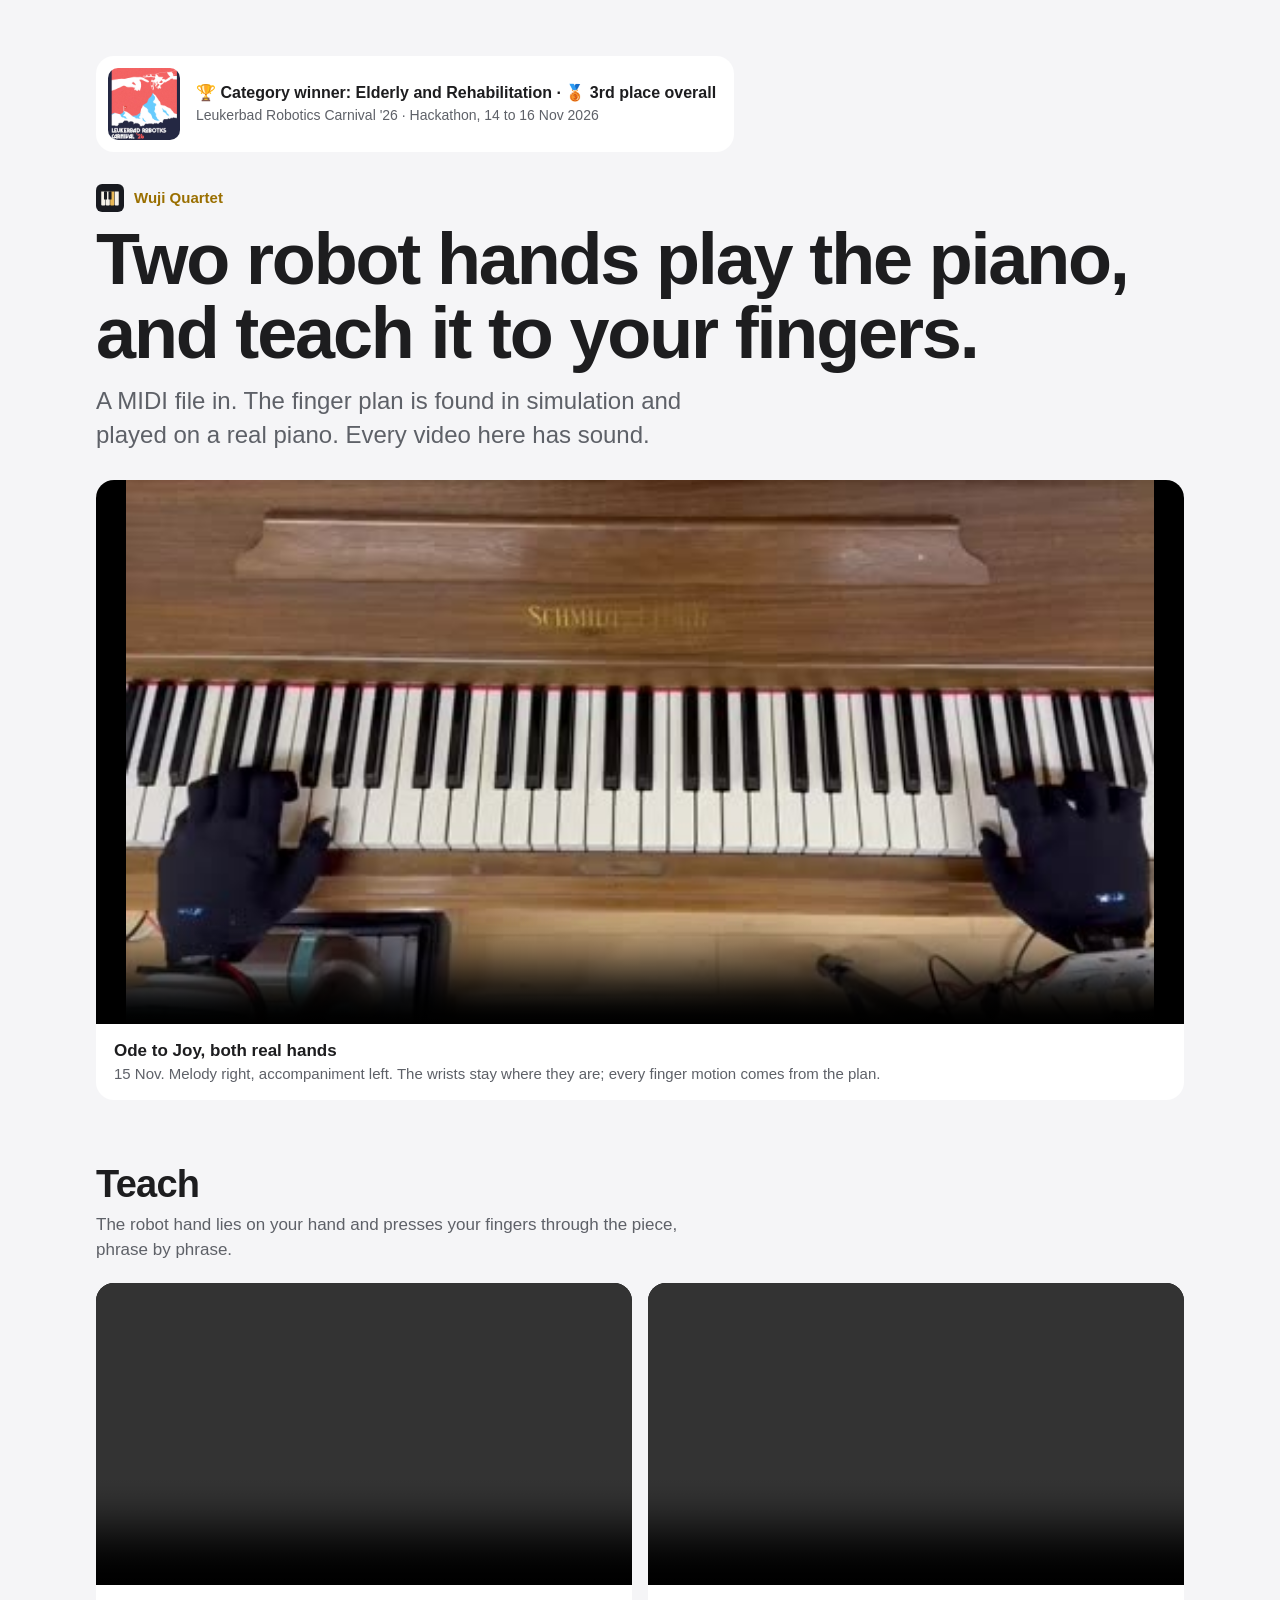
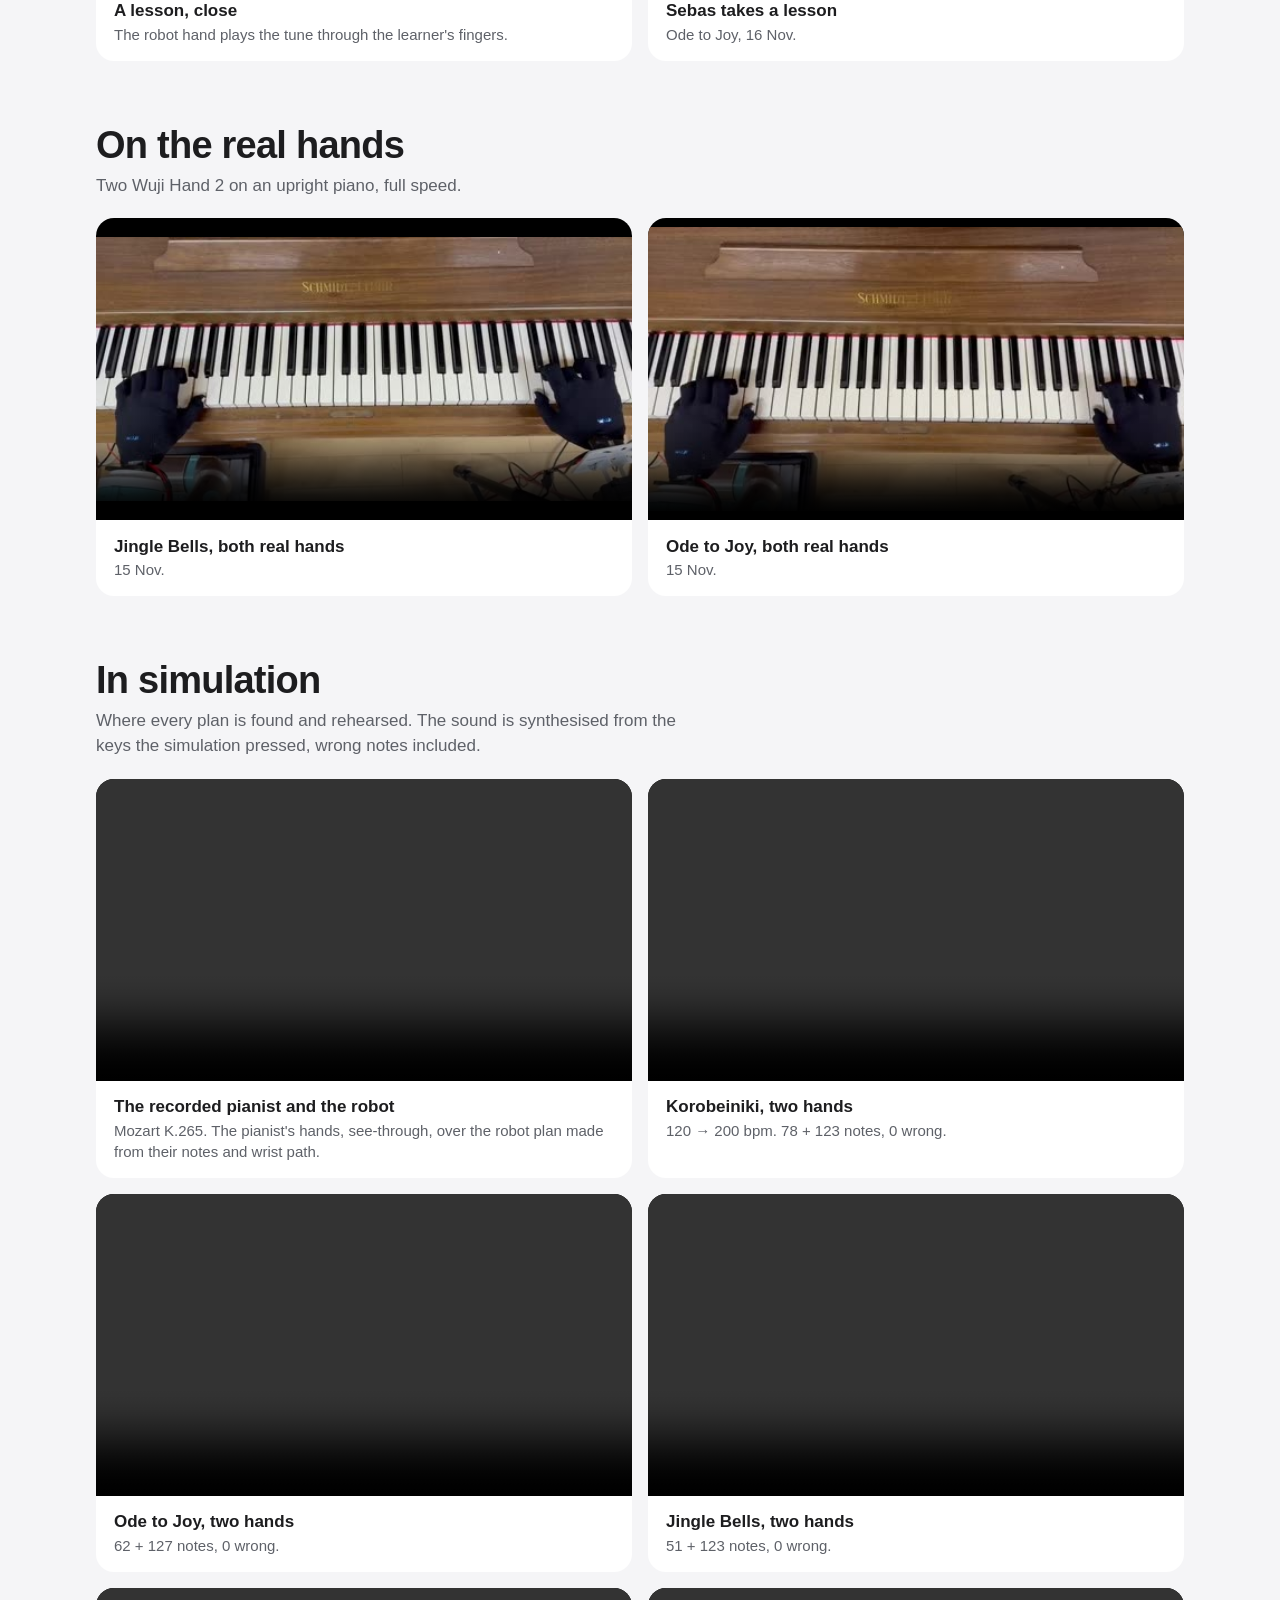
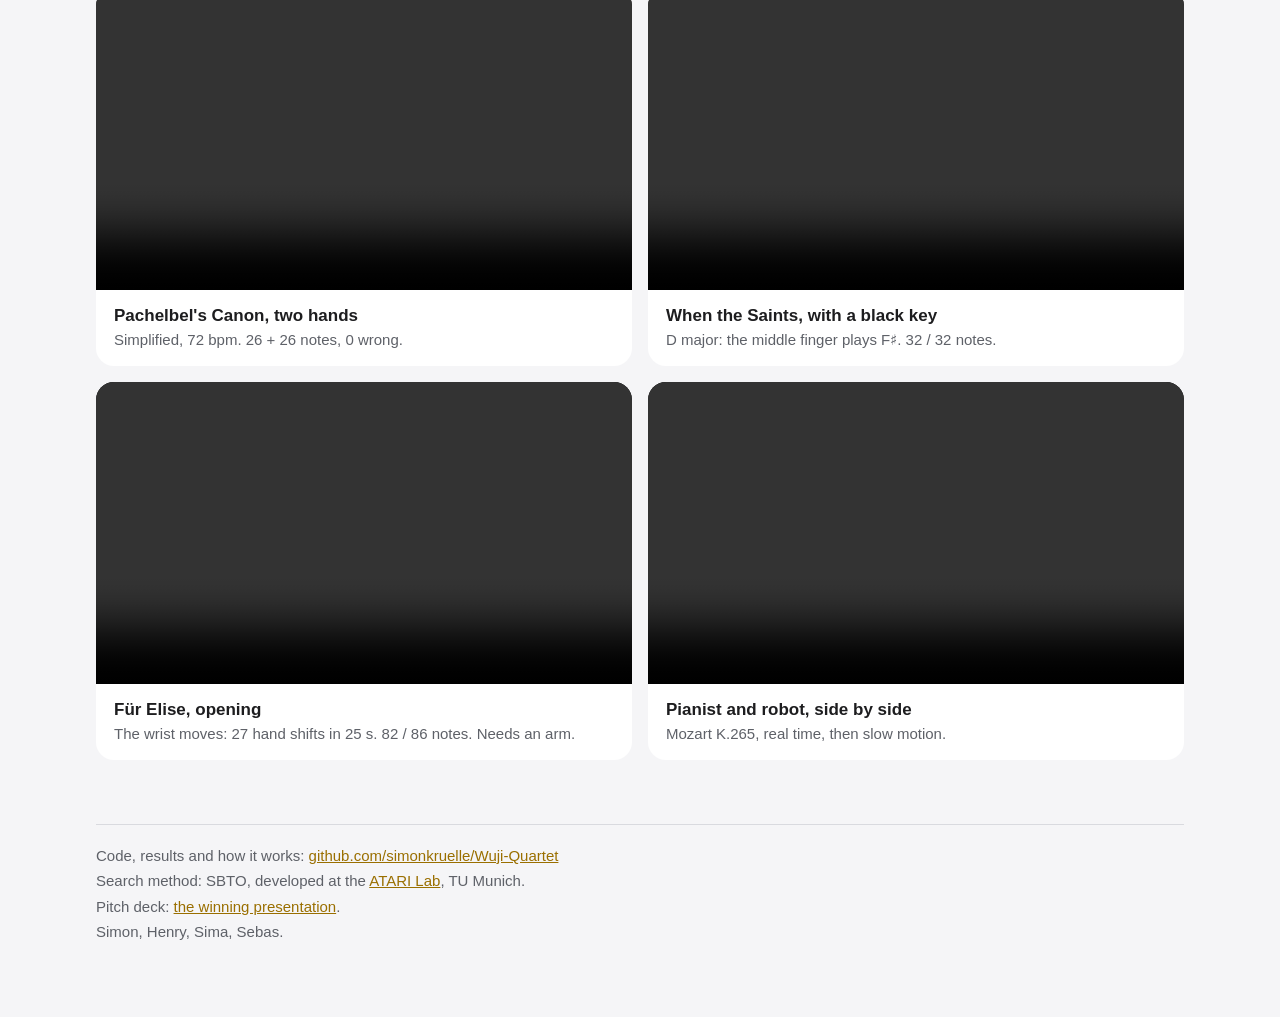
<file: docs/index.html>
<!doctype html>
<html lang="en">
<head>
<meta charset="utf-8">
<meta name="viewport" content="width=device-width, initial-scale=1">
<title>Wuji Quartet</title>
<link rel="icon" href="logo.svg" type="image/svg+xml">
<meta property="og:image" content="https://simonkruelle.github.io/Wuji-Quartet/social_preview.png">
<meta name="description" content="Two robot hands play the piano, and teach it to your fingers. Videos with sound.">
<style>
  :root { --bg: #f5f5f7; --card: #ffffff; --ink: #1d1d1f; --ink2: #5e6168; --rule: #d9dadf; --gold: #9a6f00; }
  @media (prefers-color-scheme: dark) {
    :root { --bg: #111214; --card: #1c1d20; --ink: #f2f2f4; --ink2: #9a9da4; --rule: #303237; --gold: #e8b856; }
  }
  * { box-sizing: border-box; }
  body { margin: 0; background: var(--bg); color: var(--ink); font: 17px/1.5 -apple-system, BlinkMacSystemFont, "Segoe UI", Inter, Helvetica, Arial, sans-serif; }
  main { max-width: 1120px; margin: 0 auto; padding: 56px 16px 72px; }
  .eyebrow { color: var(--gold); font-weight: 600; font-size: 15px; margin: 0 0 10px; }
  h1 { font-size: clamp(38px, 7vw, 72px); line-height: 1.03; letter-spacing: -0.03em; margin: 0 0 14px; text-wrap: balance; }
  .lead { font-size: clamp(19px, 2.3vw, 24px); line-height: 1.4; color: var(--ink2); max-width: 44ch; margin: 0 0 28px; }
  h2 { font-size: clamp(26px, 3.6vw, 38px); line-height: 1.1; letter-spacing: -0.02em; margin: 64px 0 6px; }
  .sub { color: var(--ink2); margin: 0 0 20px; max-width: 62ch; }
  .grid { display: grid; grid-template-columns: repeat(auto-fit, minmax(min(100%, 420px), 1fr)); gap: 16px; }
  figure { margin: 0; background: var(--card); border-radius: 18px; overflow: hidden; }
  video { display: block; width: 100%; aspect-ratio: 16 / 9; background: #000; }
  .hero video { aspect-ratio: 2 / 1; }
  figcaption { padding: 14px 18px 16px; }
  figcaption b { display: block; font-size: 17px; }
  figcaption span { color: var(--ink2); font-size: 15px; line-height: 1.4; display: block; }
  footer { margin-top: 64px; padding-top: 18px; border-top: 1px solid var(--rule); color: var(--ink2); font-size: 15px; line-height: 1.7; }
  a { color: var(--gold); }
  .brand { display: flex; align-items: center; gap: 10px; }
  .brand img { width: 28px; height: 28px; }
  .award { display: flex; align-items: center; gap: 16px; background: var(--card); border-radius: 18px; padding: 12px 18px 12px 12px; margin: 0 0 32px; width: fit-content; max-width: 100%; }
  .award img { width: 72px; height: 72px; border-radius: 10px; flex: none; }
  .award p { margin: 0; font-size: 16px; line-height: 1.4; }
  .award b { display: block; }
  .award span { color: var(--ink2); font-size: 14px; }
</style>
</head>
<body>
<main>

  <div class="award">
    <img src="media/leukerbad_robotics_carnival_26.jpg" alt="Leukerbad Robotics Carnival '26 logo">
    <p><b>🏆 Category winner: Elderly and Rehabilitation · 🥉 3rd place overall</b><span>Leukerbad Robotics Carnival '26 · Hackathon, 14 to 16 Nov 2026</span></p>
  </div>
  <p class="eyebrow brand"><img src="logo.svg" alt="">Wuji Quartet</p>
  <h1>Two robot hands play the piano, and teach it to your fingers.</h1>
  <p class="lead">A MIDI file in. The finger plan is found in simulation and played on a real piano. Every video here has sound.</p>

  <figure class="hero" id="ode">
    <video controls playsinline preload="metadata" poster="media/real_ode_two_hands.jpg" src="media/real_ode_two_hands.mp4"></video>
    <figcaption><b>Ode to Joy, both real hands</b><span>15 Nov. Melody right, accompaniment left. The wrists stay where they are; every finger motion comes from the plan.</span></figcaption>
  </figure>

  <h2 id="teach">Teach</h2>
  <p class="sub">The robot hand lies on your hand and presses your fingers through the piece, phrase by phrase.</p>
  <div class="grid">
    <figure id="lesson">
      <video controls playsinline preload="metadata" src="media/real_teach.mp4"></video>
      <figcaption><b>A lesson, close</b><span>The robot hand plays the tune through the learner's fingers.</span></figcaption>
    </figure>
    <figure id="lesson-sebas">
      <video controls playsinline preload="metadata" src="media/real_teach_ode.mp4"></video>
      <figcaption><b>Sebas takes a lesson</b><span>Ode to Joy, 16 Nov.</span></figcaption>
    </figure>
  </div>

  <h2 id="real">On the real hands</h2>
  <p class="sub">Two Wuji Hand 2 on an upright piano, full speed.</p>
  <div class="grid">
    <figure id="jingle">
      <video controls playsinline preload="metadata" poster="media/real_jingle_two_hands.jpg" src="media/real_jingle_two_hands.mp4"></video>
      <figcaption><b>Jingle Bells, both real hands</b><span>15 Nov.</span></figcaption>
    </figure>
    <figure id="ode-again">
      <video controls playsinline preload="metadata" poster="media/real_ode_two_hands.jpg" src="media/real_ode_two_hands.mp4"></video>
      <figcaption><b>Ode to Joy, both real hands</b><span>15 Nov.</span></figcaption>
    </figure>
  </div>

  <h2 id="sim">In simulation</h2>
  <p class="sub">Where every plan is found and rehearsed. The sound is synthesised from the keys the simulation pressed, wrong notes included.</p>
  <div class="grid">
    <figure>
      <video controls playsinline preload="metadata" src="media/k265_pianist_robot_overlay.mp4"></video>
      <figcaption><b>The recorded pianist and the robot</b><span>Mozart K.265. The pianist's hands, see-through, over the robot plan made from their notes and wrist path.</span></figcaption>
    </figure>
    <figure>
      <video controls playsinline preload="metadata" src="media/korobeiniki_duet.mp4"></video>
      <figcaption><b>Korobeiniki, two hands</b><span>120 → 200 bpm. 78 + 123 notes, 0 wrong.</span></figcaption>
    </figure>
    <figure>
      <video controls playsinline preload="metadata" src="media/ode_duet.mp4"></video>
      <figcaption><b>Ode to Joy, two hands</b><span>62 + 127 notes, 0 wrong.</span></figcaption>
    </figure>
    <figure>
      <video controls playsinline preload="metadata" src="media/jingle_two_hands.mp4"></video>
      <figcaption><b>Jingle Bells, two hands</b><span>51 + 123 notes, 0 wrong.</span></figcaption>
    </figure>
    <figure>
      <video controls playsinline preload="metadata" src="media/canon_duet.mp4"></video>
      <figcaption><b>Pachelbel's Canon, two hands</b><span>Simplified, 72 bpm. 26 + 26 notes, 0 wrong.</span></figcaption>
    </figure>
    <figure>
      <video controls playsinline preload="metadata" src="media/saints_dmajor.mp4"></video>
      <figcaption><b>When the Saints, with a black key</b><span>D major: the middle finger plays F♯. 32 / 32 notes.</span></figcaption>
    </figure>
    <figure>
      <video controls playsinline preload="metadata" src="media/furelise_plan.mp4"></video>
      <figcaption><b>Für Elise, opening</b><span>The wrist moves: 27 hand shifts in 25 s. 82 / 86 notes. Needs an arm.</span></figcaption>
    </figure>
    <figure>
      <video controls playsinline preload="metadata" src="media/k265_pianist_and_robot.mp4"></video>
      <figcaption><b>Pianist and robot, side by side</b><span>Mozart K.265, real time, then slow motion.</span></figcaption>
    </figure>
  </div>

  <footer>
    Code, results and how it works: <a href="https://github.com/simonkruelle/Wuji-Quartet">github.com/simonkruelle/Wuji-Quartet</a><br>
    Search method: SBTO, developed at the <a href="https://www.ce.cit.tum.de/en/aipd/">ATARI Lab</a>, TU Munich.<br>
    Pitch deck: <a href="https://claude.ai/artifact/BqkWh4L3P11TKhmxW5NCEM">the winning presentation</a>.<br>
    Simon, Henry, Sima, Sebas.
  </footer>

</main>
</body>
</html>
</file>
